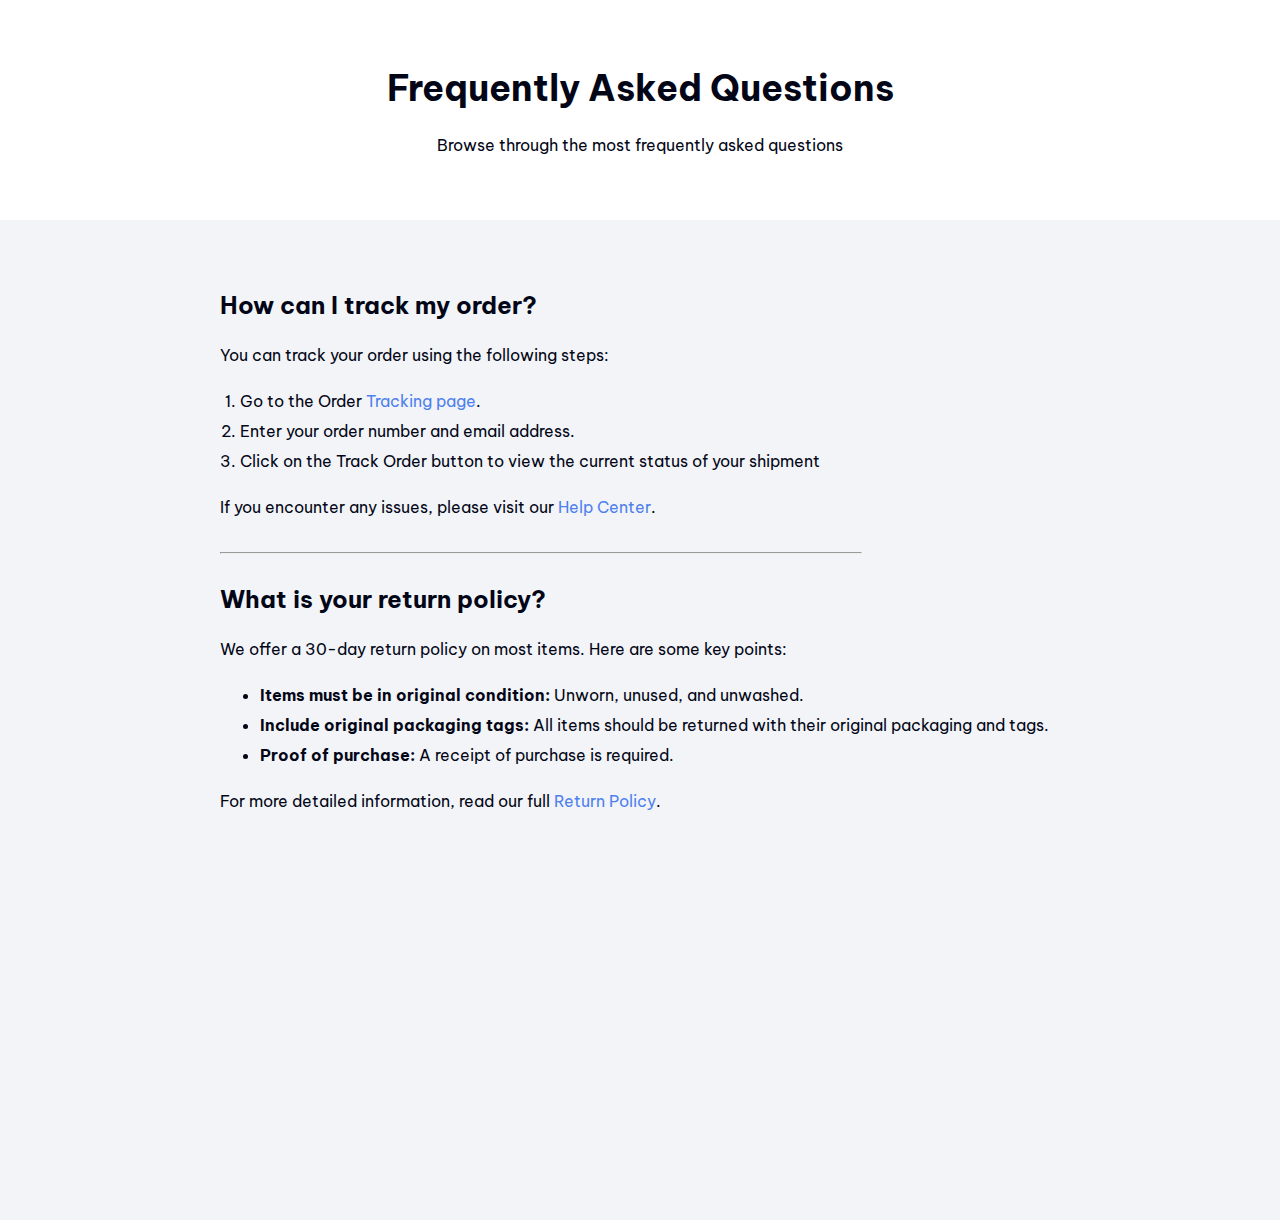
<file: index.html>
<!DOCTYPE html>
<html lang="en">

<head>
    <meta charset="UTF-8">
    <meta name="viewport" content="width=device-width, initial-scale=1.0">
    <link rel="stylesheet" href="style.css">
    <link rel="preconnect" href="https://fonts.googleapis.com">
<link rel="preconnect" href="https://fonts.gstatic.com" crossorigin>
<link href="https://fonts.googleapis.com/css2?family=Be+Vietnam+Pro:ital,wght@0,100;0,200;0,300;0,400;0,500;0,600;0,700;0,800;0,900;1,100;1,200;1,300;1,400;1,500;1,600;1,700;1,800;1,900&display=swap" rel="stylesheet">
    <title>FAQ Page</title>
</head>

<body>
    <section class="faqContent">
        <div class="faqHeader">
            <h1>Frequently Asked Questions</h1>
            <p>Browse through the most frequently asked questions</p>
        </div>
        <div class="faqInfo">
            <div class="orderTracking">
                <h2>How can I track my order?</h2>
                <p>You can track your order using the following steps:</p>
                <ol type="1" class="faqbox">
                    <li>Go to the Order <span>Tracking page</span>.</li>
                    <li>Enter your order number and email address.</li>
                    <li>Click on the Track Order button to view the current status of your shipment
                    </li>
                </ol type="1">
                <p>If you encounter any issues, please visit our <span>Help Center</span>.</p>
            </div>
            <hr>

            <!-- Return policy -->
            <div class="returnPolicy">
                <h2>What is your return policy?</h2>
                <p>We offer a 30-day return policy on most items. Here are some key points:</p>
                <ul>
                    <li><strong>Items must be in original condition:</strong>&nbsp;Unworn, unused, and unwashed.</li>
                    <li><strong>Include original packaging tags:</strong>&nbsp;All items should be returned with their
                        original
                        packaging and tags.</li>
                    <li><strong>Proof of purchase:</strong>&nbsp;A receipt of purchase is required.</li>
                </ul>
                <p>For more detailed information, read our full <span>Return Policy</span>.</p>
            </div>
        </div>
    </section>
</body>

</html>
</file>
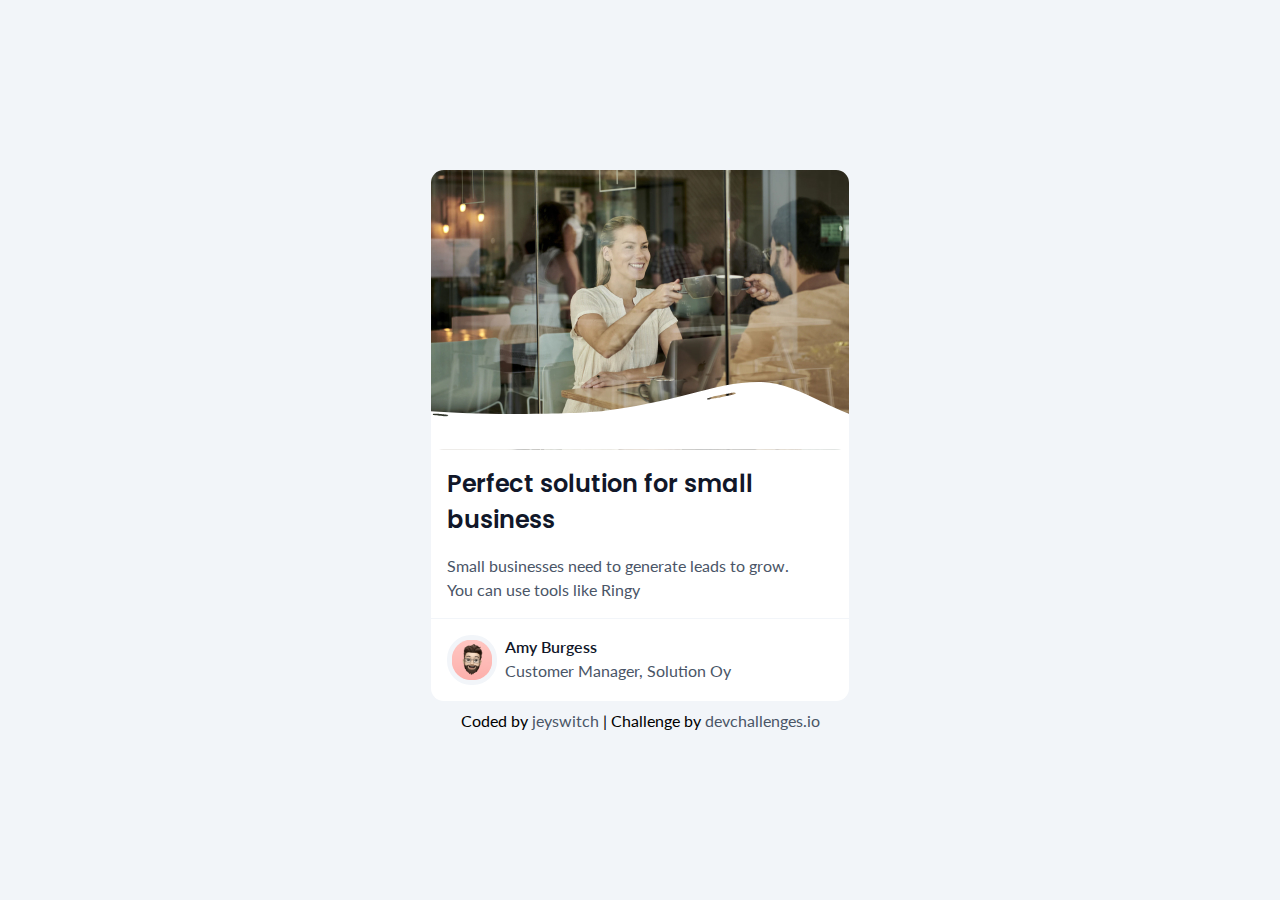
<file: businessBlogCard/index.html>
<!DOCTYPE html>
<html lang="en">

<head>
    <meta charset="UTF-8">
    <meta name="viewport" content="width=device-width, initial-scale=1.0">
    <link rel="shortcut icon" href="./resources/favicon.ico" type="image/x-icon">
    <link rel="stylesheet" href="./style.css">
    <link rel="preconnect" href="https://fonts.googleapis.com">
    <link rel="preconnect" href="https://fonts.gstatic.com" crossorigin>
    <link
        href="https://fonts.googleapis.com/css2?family=Lato:ital,wght@0,100;0,300;0,400;0,700;0,900;1,100;1,300;1,400;1,700;1,900&family=Poppins:ital,wght@0,100;0,200;0,300;0,400;0,500;0,600;0,700;0,800;0,900;1,100;1,200;1,300;1,400;1,500;1,600;1,700;1,800;1,900&family=Sora:wght@100..800&display=swap"
        rel="stylesheet">
    <link rel="preconnect" href="https://fonts.googleapis.com">
    <link rel="preconnect" href="https://fonts.gstatic.com" crossorigin>
    <link
        href="https://fonts.googleapis.com/css2?family=Lato:ital,wght@0,100;0,300;0,400;0,700;0,900;1,100;1,300;1,400;1,700;1,900&family=Poppins:ital,wght@0,100;0,200;0,300;0,400;0,500;0,600;0,700;0,800;0,900;1,100;1,200;1,300;1,400;1,500;1,600;1,700;1,800;1,900&family=Sora:wght@100..800&display=swap"
        rel="stylesheet">
    <title>Business Blog Card</title>
    <meta name="description" content="Business Blog Card for A Customer Manager">
</head>

<body>
    <!-- main body of the page -->
    <main>
        <div class="image-wrapper">
            <img class="avatar-image" src="./resources/hero-image-1.jpg" alt="Small business workplace with laptop and coffee">
            <img class="overlay-image" src="./resources/white-overlay.svg" alt="overlay-image">
        </div>
        <div class="text-content">
            <header>
                <h1>Perfect solution for small <br> business</h1>
            </header>

            <div class="text-content-paragraph">
                <p>Small businesses need to generate leads to grow.</p>
                <p>You can use tools like Ringy</p>
            </div>
            <hr>
            <div class="author">
                <img src="./resources/avatar-image-business-card-1.png" alt="Portrait of Amy Burgess">
                <div class="author-content">
                    <p id="name">Amy Burgess</p>
                    <p>Customer Manager, Solution Oy</p>
                </div>
            </div>
        </div>
    </main>

    <footer>
        Coded by <a href="https://github.com/jeyswitch">jeyswitch</a> | Challenge by <a href="https://devchallenges.io"
            target="_blank">devchallenges.io</a>
    </footer>

</body>

</html>
</file>
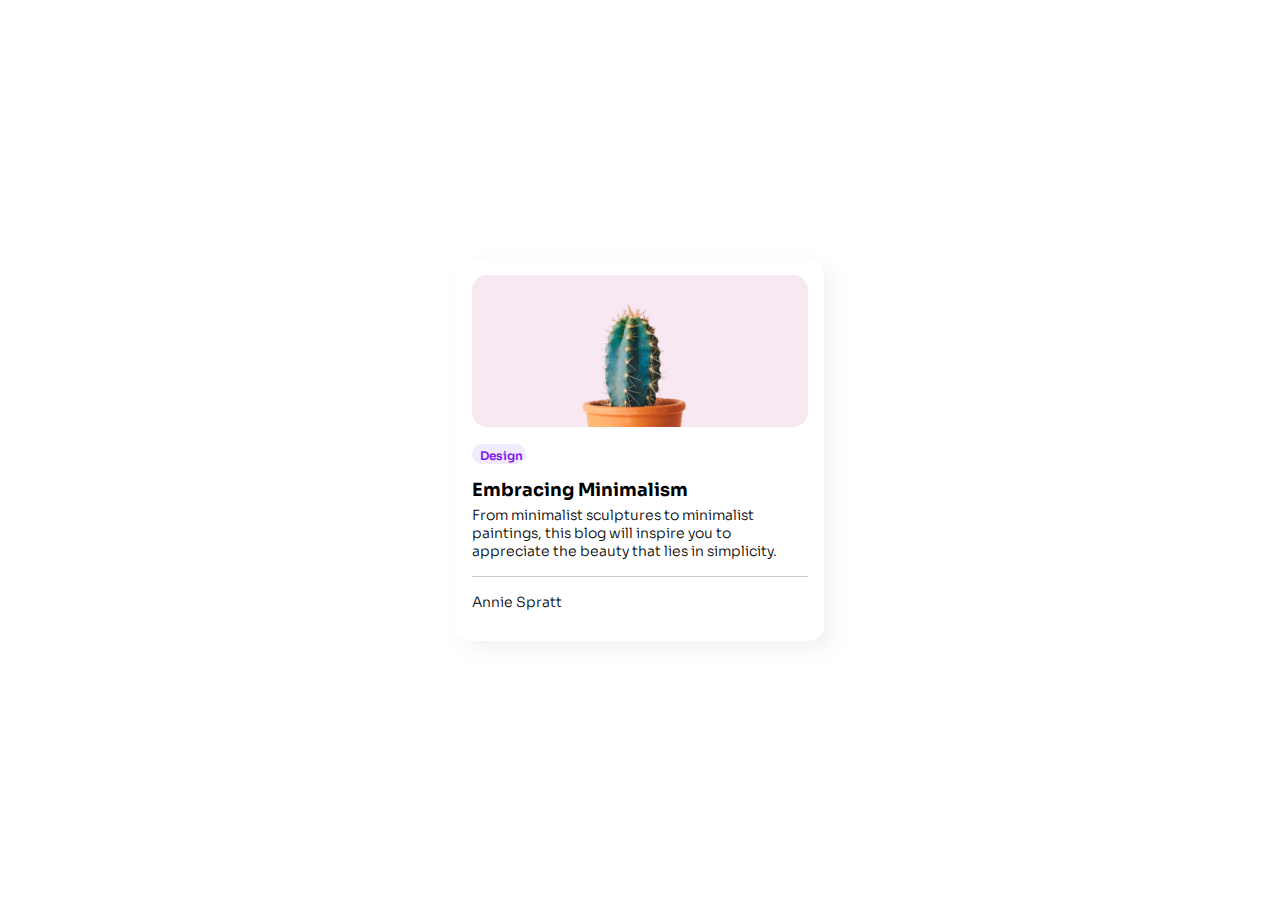
<file: minimalBlogCard/index.html>
<!DOCTYPE html>
<html lang="en">

<head>
  <meta charset="UTF-8">
  <meta name="viewport" content="width=device-width, initial-scale=1.0">
  <title>Blog Card</title>
  <style>
    @font-face {
      font-family: Sora;
      src: url(./fonts/Sora-VariableFont_wght.ttf);
    }

    * {
      box-sizing: border-box;
    }

    body {
      margin: 0;
      padding: 0;
      display: flex;
      height: 100vh;
      justify-content: center;
      align-items: center;
      font-family: Sora;
    }

    .blogCard {
      padding: 16px;
      background-color: #fff;
      box-shadow: 8px 8px 20px 0px #55555514;
      border-radius: 15px;
    }

    .title {
      background-color: #f2eafd;
      color: #7c19ee;
      font-size: 12px;
      font-weight: 600;
      padding-top: 4px;
      padding-left: 8px;
      padding-right: 8px;
      width: 54px;
      text-align: center;
      height: 20px;
      border-radius: 15px;
    }

    .blogCard h2 {
      font-size: 18px;
      margin-bottom: 4px;
      padding: 1px 0;
    }

    .blogCard #info {
      margin-top: 0;
    }

    p {
      font-size: 14px;
      font-weight: 300;
    }

    img {
      border-radius: 15px;
    }

    hr {
      border: none;
      margin: 16px 0;
      border-top: 1px solid #ccc;
    }

    @media screen and (max-width: 480px) {
      .blogCard {
        margin-left: 20px;
        margin-right: 30px;
        box-sizing: border-box;
        padding: 10px;
      }

      h2 {
        font-size: 16px;
      }

      #info {
        font-size: 12px;
      }

      .title {
        font-size: 10px;
        font-weight: 600;
      }

      hr {
        margin-top: 10px;
      }

    }
  </style>
</head>

<body>
  <div class="blogCard">
    <div>
      <img src="./images/Cactus.jpg" alt="blogimg">
    </div>
    <div>
      <p class="title">Design</p>
      <h2>Embracing Minimalism</h2>
      <p id="info">From minimalist sculptures to minimalist <br> paintings, this blog will inspire you to <br>
        appreciate the
        beauty that lies in simplicity.</p>
      <hr>
      <p id="author">Annie Spratt</p>
    </div>
  </div>
</body>

</html>
</file>
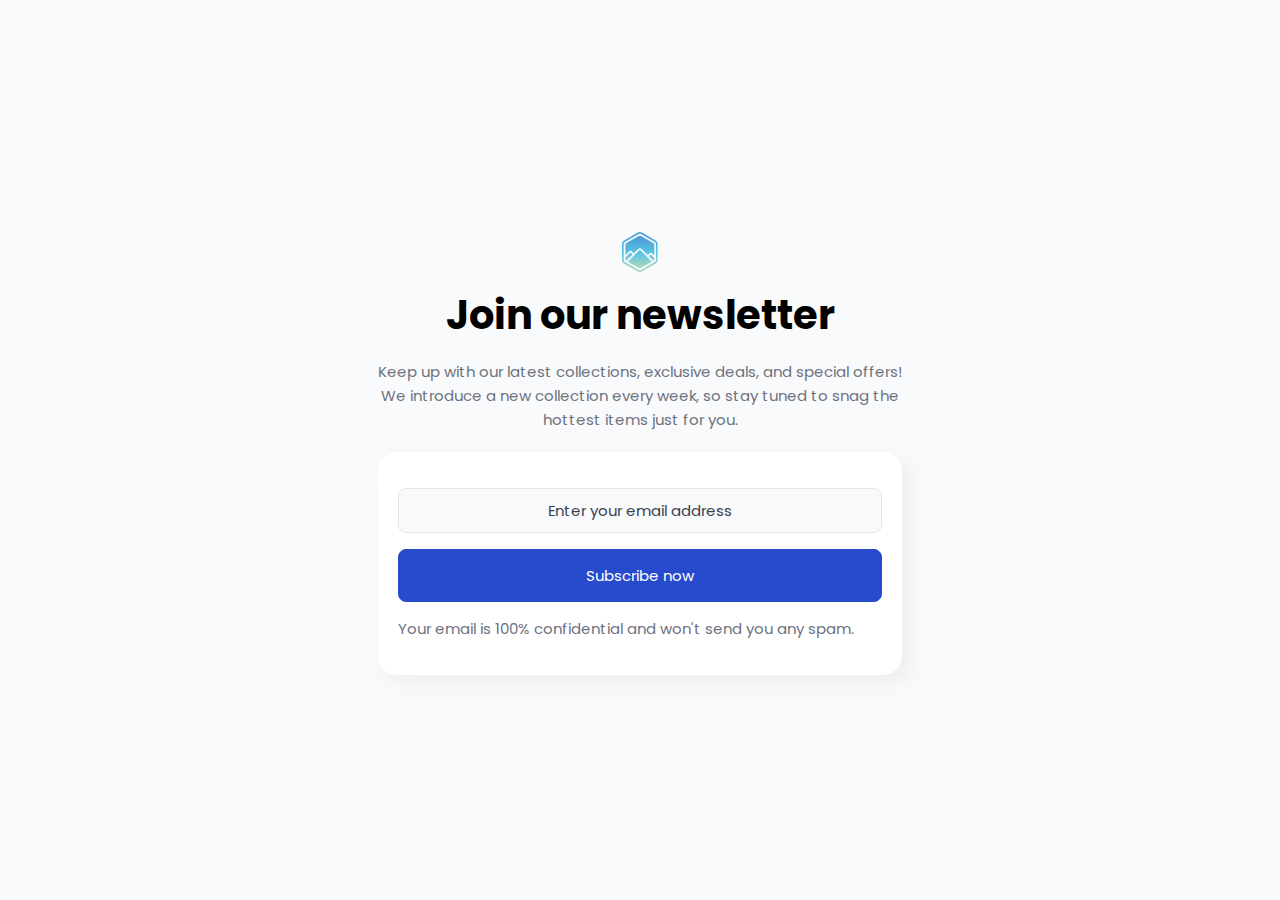
<file: newsletterPage/index.html>
<!DOCTYPE html>
<html lang="en">

<head>
    <meta charset="UTF-8">
    <meta name="viewport" content="width=device-width, initial-scale=1.0">
    <link rel="preconnect" href="https://fonts.googleapis.com">
    <link rel="preconnect" href="https://fonts.gstatic.com" crossorigin>
    <link
        href="https://fonts.googleapis.com/css2?family=Poppins:ital,wght@0,100;0,200;0,300;0,400;0,500;0,600;0,700;0,800;0,900;1,100;1,200;1,300;1,400;1,500;1,600;1,700;1,800;1,900&family=Sora:wght@100..800&display=swap"
        rel="stylesheet">
    <title>Newsletter Page</title>
    <style>
        * {
            box-sizing: border-box;
        }

        body {
            margin: 0;
            padding: 0;
            height: 100vh;
            font-family: "Poppins", "sans-serif";
            display: flex;
            justify-content: center;
            align-items: center;
            background-color: #f9fafb;
        }

        .newsletterHeader {
            text-align: center;
        }

        .newsletterHeader h2 {
            margin: 0;
            font-size: 40px;
        }
        
        .newsletterHeader p {
            font-size: 15px;
            color: #6c727f;
            line-height: 1.6;
        }

        .inputHolder {
            background-color: #fff;
            border: 1px #fff;
            border-radius: 1.2rem;
            margin-top: 20px;
            padding: 20px;
            box-shadow: 8px 8px 20px 0px #55555514;
        }

        input[type="email"] {
            padding: 13px;
            box-sizing: border-box;
            font-size: 15px;
            width: 100%;
            background-color: #f9fafb;
            border: 1px solid #e5e7eb;
            border-radius: 0.5rem;
            text-align: center;
            margin: 16px 0;
        }

        input::placeholder {
            color: #394150;
            font-family: "Poppins", "sans-serif";
        }


        button {
            padding: 14px;
            width: 100%;
            font-size: 15px;
            font-family: "Poppins", "sans-serif";
            background-color: #284bce;
            color: #fff;
            border: 1px solid #284bce;
            border-radius: 0.5rem;
        }

        button:hover {
            cursor: pointer;
            background-color: #fff;
            color: #284bce;
            border-color: #173ece;
            transition: 0.5s all ease-in-out;
        }

        .inputHolder p {
            color: #6c727f;
            font-size: 15px;
        }

        @media screen and (max-width: 640px) {
            .newsletterPage {
                padding: 15px;
            }

            .newsletterHeader h2 {
                /* padding: 0 20px; */
                font-size: 23px;
            }

            .newsletterHeader p {
                font-size: 14px;
                margin: 10px 20px;
            }

            .inputHolder {
                margin: 20px 10px;
            }

            .inputHolder p {
                font-size: 14px;
            }

            button {
                font-size: 15px;
                padding: 12px;
            }

        }
    </style>
</head>

<body>
    <!-- Basic Newsletter page -->
    <div class="newsletterPage">
        <div class="newsletterHeader">
            <img src="./resources/logo.svg" alt="newsletterLogo">
            <h2>Join our newsletter</h2>
            <p>Keep up with our latest collections, exclusive deals, and special offers! <br>We introduce a new
                collection every week, so stay tuned to snag the <br><span>hottest items just for you.</span></p>
        </div>

        <!-- Input holder -->

        <div class="inputHolder">
            <input type="email" id="email" placeholder="Enter your email address"><br>
            <button>Subscribe now</button>
            <p>Your email is 100% confidential and won't send you any spam.</p>
        </div>
    </div>

</body>

</html>
</file>
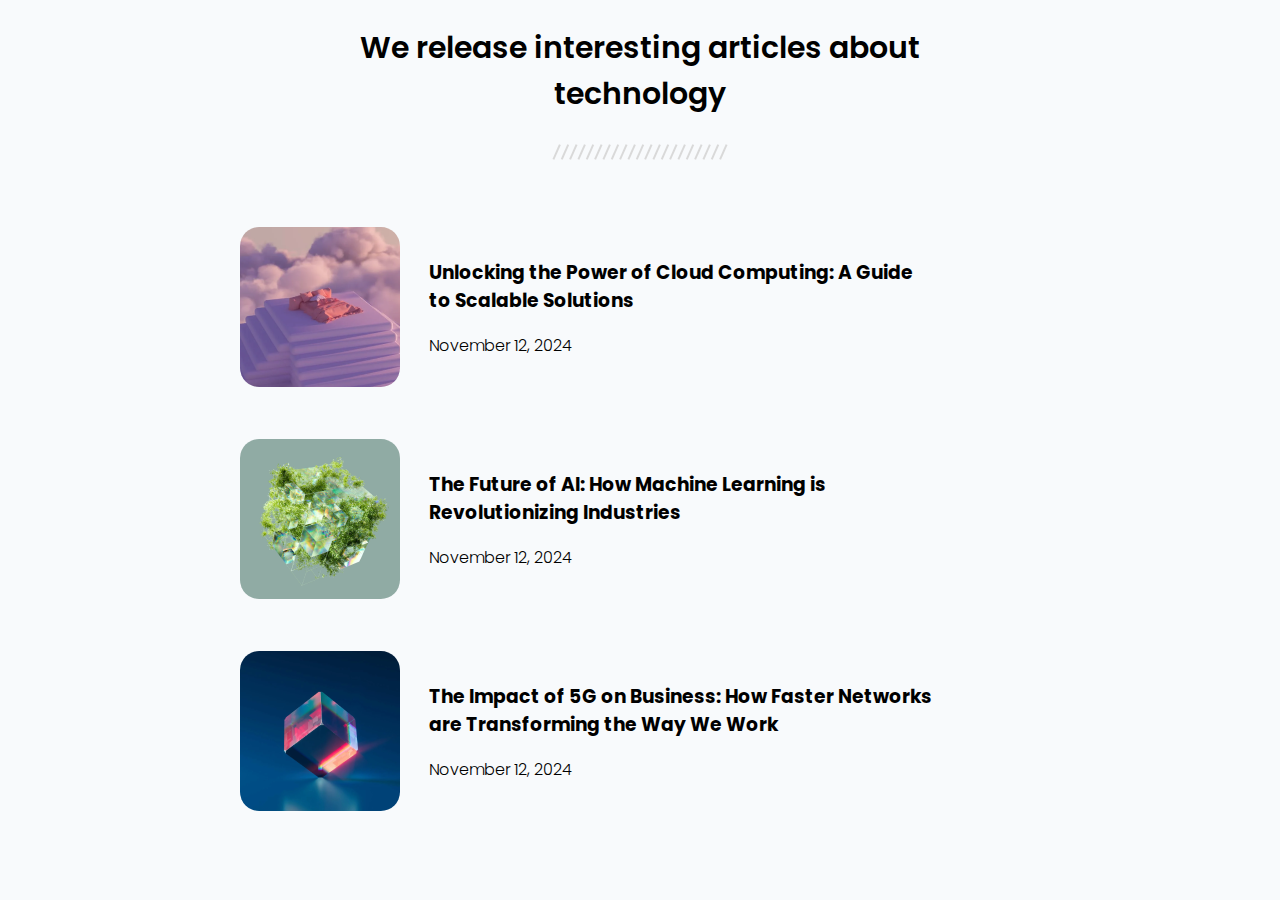
<file: simpleArticleListing/index.html>
<!DOCTYPE html>
<html lang="en">

<head>
    <meta charset="UTF-8">
    <meta name="viewport" content="width=device-width, initial-scale=1.0">
    <link rel="stylesheet" href="./style.css">
    <link rel="shortcut icon" href="./resources/favicon.ico" type="image/x-icon">
    <link rel="preconnect" href="https://fonts.googleapis.com">
    <link rel="preconnect" href="https://fonts.gstatic.com" crossorigin>
    <link
        href="https://fonts.googleapis.com/css2?family=Poppins:ital,wght@0,100;0,200;0,300;0,400;0,500;0,600;0,700;0,800;0,900;1,100;1,200;1,300;1,400;1,500;1,600;1,700;1,800;1,900&family=Sora:wght@100..800&display=swap"
        rel="stylesheet">
    <title>Simple Article Listing</title>
</head>

<body>
    <!-- Body of the page -->
    <main class="article-page">
        <header class="article-header">
            <h2>We release interesting articles about <br>technology</h2>
            <img src="./resources/Seperator.svg" alt="separator">
        </header>

        <!-- Article section -->
        <section class="container">
            <article class="article">
                <img src="./resources/photo_1.png" alt="article-1-image">
                <div class="article-content">
                    <h3>Unlocking the Power of Cloud Computing: A Guide <span>to Scalable Solutions</span></h3>
                    <p>November 12, 2024</p>
                </div>
            </article>

            <article class="article">
                <img src="./resources/photo_3.png" alt="article-2-image">
                <div class="article-content">
                    <h3>The Future of AI: How Machine Learning is <span>Revolutionizing Industries</span></h3>
                    <p>November 12, 2024</p>
                </div>
            </article>

            <article class="article">
                <img src="./resources/photo_2.png" alt="article-3-image">
                <div class="article-content">
                    <h3>The Impact of 5G on Business: How Faster Networks <span>are Transforming the Way We Work</span>
                    </h3>
                    <p>November 12, 2024</p>
                </div>
            </article>
        </section>
    </main>
</body>

</html>
</file>
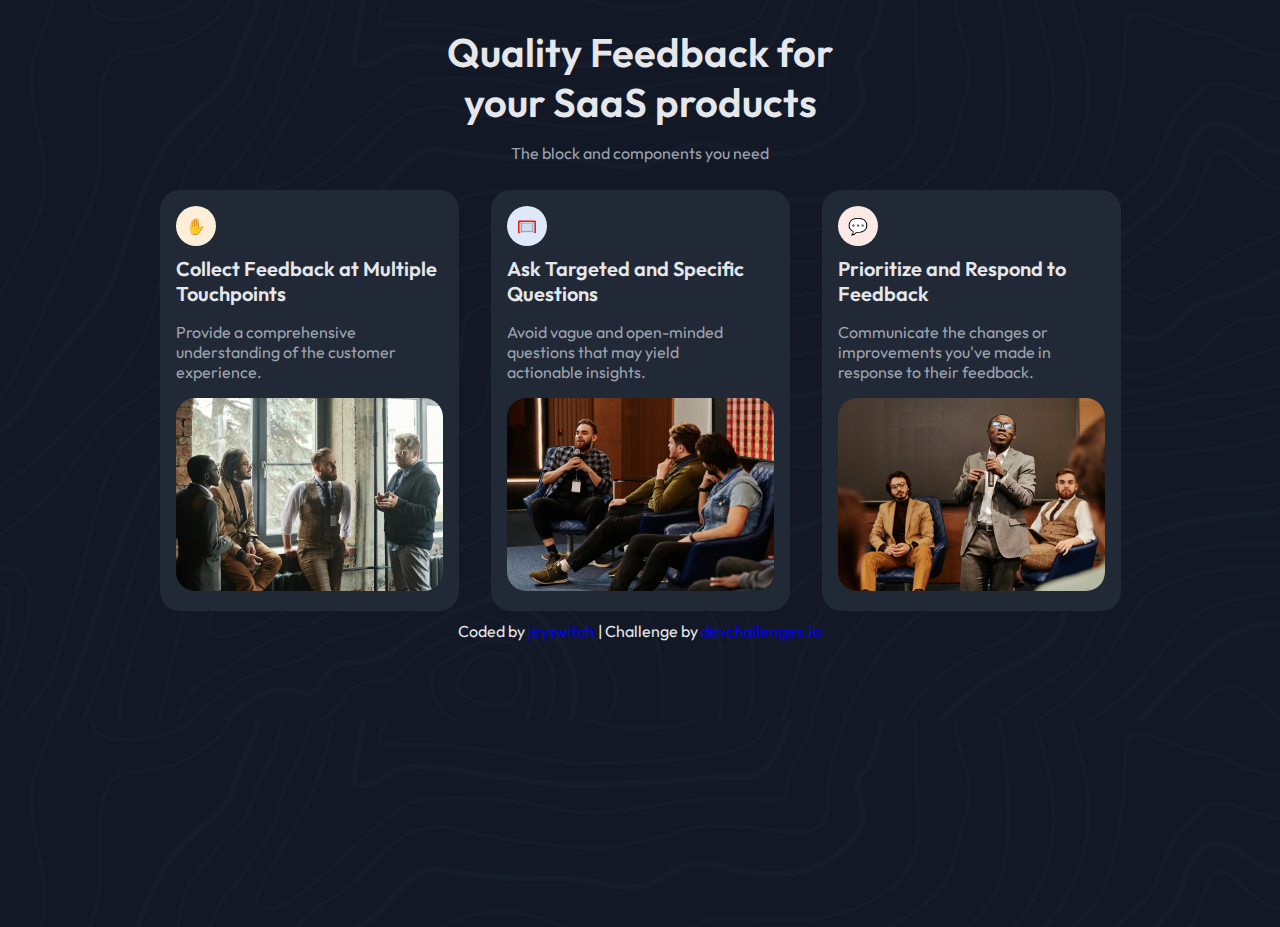
<file: simpleFeatureSection/index.html>
<!DOCTYPE html>
<html lang="en">

<head>
    <meta charset="UTF-8">
    <meta name="viewport" content="width=device-width, initial-scale=1.0">
    <link rel="shortcut icon" href="./resources/favicon.ico" type="image/x-icon">
    <link rel="stylesheet" href="style.css">
    <link rel="preconnect" href="https://fonts.googleapis.com">
    <link rel="preconnect" href="https://fonts.gstatic.com" crossorigin>
    <link
        href="https://fonts.googleapis.com/css2?family=Lato:ital,wght@0,100;0,300;0,400;0,700;0,900;1,100;1,300;1,400;1,700;1,900&family=Outfit:wght@100..900&family=Poppins:ital,wght@0,100;0,200;0,300;0,400;0,500;0,600;0,700;0,800;0,900;1,100;1,200;1,300;1,400;1,500;1,600;1,700;1,800;1,900&family=Sora:wght@100..800&display=swap"
        rel="stylesheet">
    <title>Simple Feature Section</title>
    <meta name="description"
        content="A simple feature section for SaaS products that highlights how to collect customer feedback">
</head>

<body>
    <!-- Header of the page -->
    <header>
        <h1>
            Quality Feedback for <br> your SaaS products
        </h1>
        <p>
            The block and components you need
        </p>
    </header>
    <!-- Main section of the page -->
    <main>
        <section class="articles">
            <div id="hand-emoji">✋</div>
            <h2>Collect Feedback at Multiple <br> Touchpoints</h2>
            <p>Provide a comprehensive <br>understanding of the customer <br> experience.</p>
            <img src="./resources/photo_2.png" alt="image of individuals discussing while standing">
        </section>

        <section class="articles">
            <div id="goalpost-emoji">🥅</div>
            <h2>Ask Targeted and Specific <br>Questions</h2>
            <p>Avoid vague and open-minded <br>questions that may yield <br>actionable insights.</p>
            <img src="./resources/photo_1.png" alt="image of individuals discussing while sitting">
        </section>

        <section class="articles">
            <div id="comment-emoji">💬</div>
            <h2>Prioritize and Respond to <br> Feedback</h2>
            <p>Communicate the changes or <br>improvements you've made in <br>response to their feedback.</p>
            <img src="./resources/photo_3.png" alt="image of an individual addressing a group of people">
        </section>
    </main>
    <!-- Footer of the page -->
    <footer>
        Coded by <a href="https://github.com/jeyswitch">jeyswitch</a> | Challenge by <a href="https://devchallenges.io"
            target="_blank">devchallenges.io</a>
    </footer>
</body>

</html>
</file>
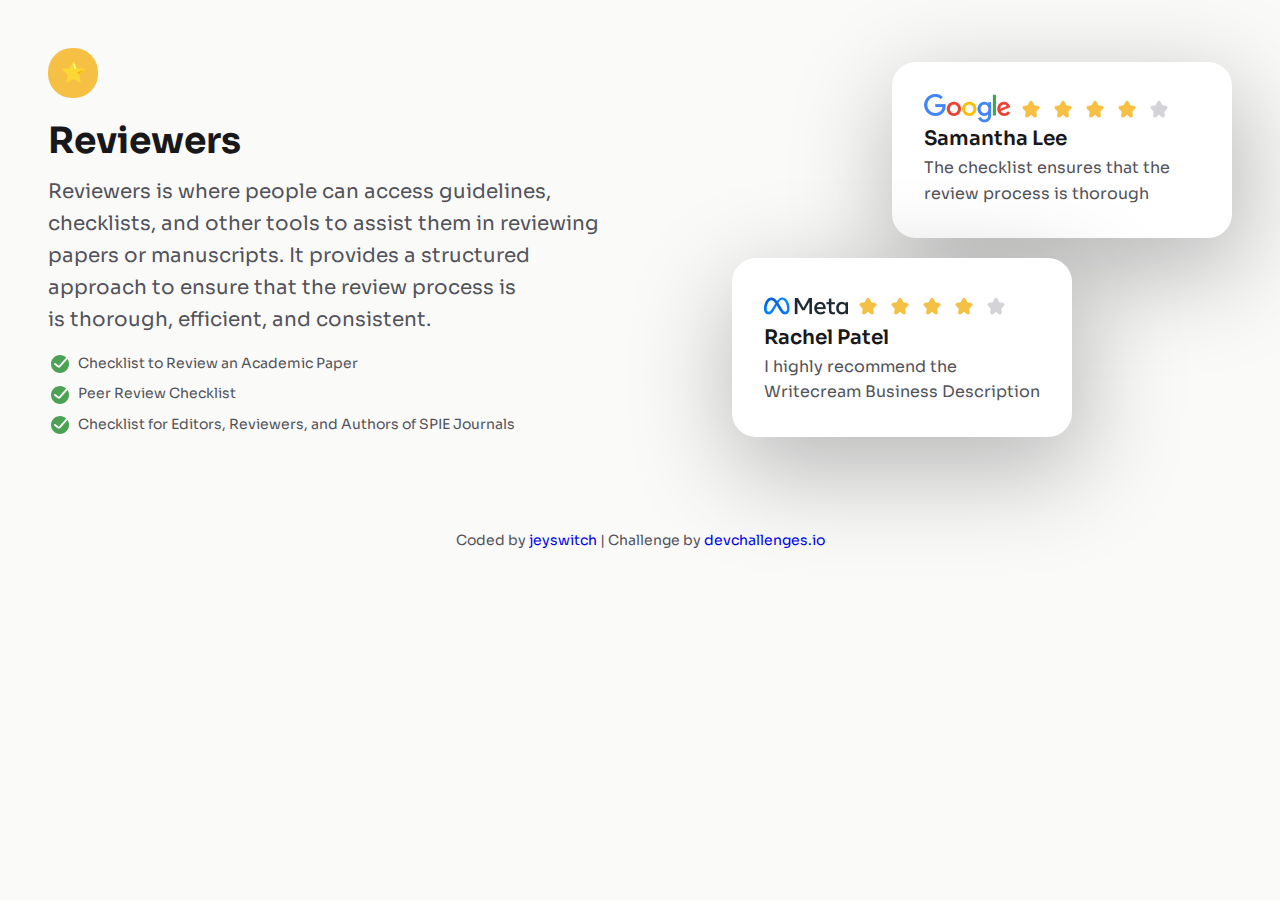
<file: testimonialPage/index.html>
<!DOCTYPE html>
<html lang="en">

<head>
    <meta charset="UTF-8">
    <meta name="viewport" content="width=device-width, initial-scale=1.0">
    <link rel="stylesheet" href="./style.css">
    <link rel="shortcut icon" href="./resources/favicon.ico" type="image/x-icon">
    <link rel="preconnect" href="https://fonts.googleapis.com">
    <link rel="preconnect" href="https://fonts.gstatic.com" crossorigin>
    <link
        href="https://fonts.googleapis.com/css2?family=Poppins:ital,wght@0,100;0,200;0,300;0,400;0,500;0,600;0,700;0,800;0,900;1,100;1,200;1,300;1,400;1,500;1,600;1,700;1,800;1,900&family=Sora:wght@100..800&display=swap"
        rel="stylesheet">
    <title>Testimonial Page</title>
</head>

<body>

    <main>
        <!-- Left section -->
        <section>
            <div class="card">⭐️</div>
            <h1>Reviewers</h1>
            <p>Reviewers is where people can access guidelines,<span>checklists, and other tools to assist them in
                    reviewing </span>
                <span>papers or manuscripts. It provides a structured </span>
                <span>approach to ensure that the review
                    process is</span>
                is thorough, efficient, and consistent.
            </p>
            <ul class="items">
                <li>Checklist to Review an Academic Paper</li>
                <li>Peer Review Checklist</li>
                <li>Checklist for Editors, Reviewers, and Authors of SPIE Journals</li>
            </ul>
        </section>

        <!-- Right section -->
        <section class="container">
            <article>
                <div class="container-assets">
                    <img src="./resources/google-png.png" alt="google-icon">
                    <img src="./resources/Star_fill.svg" alt="star">
                    <img src="./resources/Star_fill.svg" alt="star">
                    <img src="./resources/Star_fill.svg" alt="star">
                    <img src="./resources/Star_fill.svg" alt="star">
                    <img src="./resources/Star_fill_gray.svg" alt="star">
                </div>
                <p class="container-head">Samantha Lee</p>
                <p class="name">The checklist ensures that the <br>
                    review process is thorough
                </p>
            </article>

            <article>
                <div class="container-assets">
                    <img id="meta-icon" src="./resources/meta-png.png" alt="meta-icon">
                    <img src="./resources/Star_fill.svg" alt="star">
                    <img src="./resources/Star_fill.svg" alt="star">
                    <img src="./resources/Star_fill.svg" alt="star">
                    <img src="./resources/Star_fill.svg" alt="star">
                    <img src="./resources/Star_fill_gray.svg" alt="star">
                </div>
                <p class="container-head">Rachel Patel</p>
                <p class="name">I highly recommend the <br>
                    Writecream Business Description
                </p>
            </article>
        </section>
    </main>

    <footer>
        Coded by <a href="https://github.com/jeyswitch">jeyswitch</a> | Challenge by <a href="https://devchallenges.io"
            target="_blank">devchallenges.io</a>
    </footer>

</body>

</html>
</file>
<file: style.css>
body {
    margin: 0;
    padding: 0;
    font-family: "Be Vietnam Pro";
    color: #030616;
    overflow-x: hidden;
}

hr {
    width: 50%;
    margin: 40px auto;
    padding: 0;
    margin: 0;
}

.faqHeader {
    margin-top: 65px;
    text-align: center;
}

.faqHeader h1 {
    font-size: 36px;
}

.faqInfo {
    background-color: #f2f4f8;
    min-height: 100vh;
    width: 100%;
    margin-top: 65px;
    padding: 50px 220px;
    line-height: 30px;
}

.orderTracking {
    margin-bottom: 30px;
}

.returnPolicy {
    margin-top: 30px;
}

.faqInfo span{
    color: #4E80EE;
}

.faqbox {
    width: fit-content;
    height: fit-content;
    margin: 0;
    padding: 0 0 0 20px;
}

@media (max-width: 768px) {
    .faqInfo {
        padding: 30px 16px;
    }

    hr {
        width: 90%;
    }
}

@media (max-width: 420px) {
    .faqHeader h1 {
        font-size: 24px;
    }

    .faqInfo {
        padding: 30px 16px;
    }

    .faqbox {
        padding-left: 10px;
    }

    hr {
        width: 90%;
    }
}
</file>
<file: businessBlogCard/style.css>
body {
    margin: 0;
    height: 100vh;
    display: flex;
    flex-direction: column;
    justify-content: center;
    align-items: center;
    background-color: #f2f5f9;
    font-family: Lato, 'sans-serif';
}

a {
    text-decoration: none;
    color: #4a5567;
}

a:hover {
    color: #ffc3be;
}

h1 {
    margin: 0;
    font-family: Poppins, 'sans-serif';
    font-size: 1.5rem;
    color: #111729;
    font-weight: 600;
}

p {
    color: #4a5567;
    font-size: 1rem;
    margin: 0;
}

.image-wrapper {
    position: relative;
    line-height: 0;
    font-size: 0;
}

.image-wrapper img {
    display: block;
}

.overlay-image {
    position: absolute;
    vertical-align: bottom;
    bottom: 0;
    right: 0;
    width: 100%;
    height: auto;
}

.avatar-image {
    border-radius: 0.8rem;
}

.text-content {
    padding: 1rem;
    line-height: 1.5;
}

main {
    width: fit-content;
    background-color: #fff;
    border-radius: 0.8rem;
}

main:hover {
    transform: scale(1.1);
    box-shadow: 0 8px 40px #0000000f;
    transition: all 0.5s ease-in-out;
}

.author {
    display: flex;
    gap: 0.5rem;
    margin-top: 1rem;
}

.author img {
    background-color: #f2f5f9;
    padding: 0.3rem;
    width: 40px;
    height: 40px;
    border-radius: 1.5rem;
    display: flex;
    justify-content: center;
    align-items: center;
    margin-bottom: 0;
}

#name {
    color: #111729;
    font-weight: 600;
}

.text-content-paragraph {
    margin: 1rem 0;
}

hr {
    border: none;
    /* removes default 3D effect */
    border-top: 1px solid #f2f5f9;
    /* thin clean line */
    width: calc(100% + 2rem);
    /* 2rem = left + right padding */
    margin: 1rem -1rem;
    /* escape horizontal padding */
}

footer {
    margin-top: 10px;
}

/* responsive styling (media-queries)*/

@media screen and (max-width: 768px) {
    main {
        box-sizing: border-box;
        margin: 15px;
    }
}

@media screen and (max-width: 480px) {
    main {
        box-sizing: border-box;
        margin: 15px;
    }

    .avatar-image {
        width: 100%;
        height: auto;
    }

    h1 {
        font-size: 1rem;
    }

    p {
        font-size: 0.8rem;
    }

    .author img {
        width: 30px;
        height: 30px;
    }

    footer {
        font-size: 0.7rem;
        margin-top: 5px;
    }
}
</file>
<file: simpleArticleListing/style.css>
body {
    margin: 0;
    padding: 0;
    height: 100%;
    overflow-x: hidden;
    z-index: 100;
    font-family: "Poppins";
    background-color: #F8FAFC;
}

p {
    font-weight: 300;
}

.article-page {
    display: flex;
    flex-direction: column;
    justify-content: center;
    align-items: center;
    padding: 0 30px;
}

.container {
    display: flex;
    flex-direction: column;
    justify-content: center;
    align-items: stretch;
    max-width: 800px; /* wider container */
    width: 100%;
    margin: 0 auto;   /* center on page */
    padding: 20px;
    gap: 2rem;
}


.article-header {
    text-align: center;
    margin-bottom: 40px;
}

.article-header h2 {
    font-size: 30px;
    font-weight: 600;
}

.article {
    display: flex;
    align-items: center;
    gap: 1.8rem;
    margin-bottom: 20px;
    line-height: 1.5;
}

.article img {
    height: 15%;
    width: auto;
    border-radius: 1.2rem;
    object-fit: cover;
}

.article span {
    display: block;
}

/* media queries styling */
@media screen and (max-width: 640px) {
    .article-header {
        font-size: 20px;
    }
   
    .article {
        flex-direction: column;
        align-items: center;
        gap: 10px;
    }

    .article img {
        width: 80%;
        margin-right: 2rem;
    }

    .article h3 {
        font-size: 18px;
    }
}
</file>
<file: simpleFeatureSection/style.css>
html,
body {
    margin: 0;
    height: 100%;
    box-sizing: border-box;
}

/* full body styling */
body {
    height: 100%;
    color: #e5e7eb;
    background-color: #121826;
    background-image: url(./resources/Background_image@2x.png);
    font-family: Outfit, 'sans-serif';
}

/* main page styling */
a {
    text-decoration: none;
}

a:hover {
    cursor: pointer;
    color: #fceed8;
}

header h1 {
    margin: 0;
    font-size: 40px;
    font-weight: 600;
    text-align: center;
    margin-top: 1.7rem;
}

h2 {
    margin: 0;
    font-size: 1.25rem;
    font-weight: 600;
}

p {
    color: #9da3ae;
    font-size: 16px;
}

header p {
    text-align: center;
    margin-bottom: 1.65rem;
}

.articles {
    background-color: #212936;
    border: 1px thin #212936;
    padding: 16px;
    border-radius: 1.25rem;
}

main {
    display: flex;
    justify-content: center;
    align-items: center;
    gap: 2rem;
}

.articles img {
    border-radius: 1.2rem;
}

.articles img:hover {
    transition: transform all ease-in-out 200ms;
}

#hand-emoji {
    display: flex;
    justify-content: center;
    align-items: center;
    background-color: #fceed8;
    height: 2.5rem;
    width: 2.5rem;
    border-radius: 1.5rem;
    margin-bottom: 0.65rem;
}

#goalpost-emoji {
    display: flex;
    justify-content: center;
    align-items: center;
    background-color: #dee9fc;
    height: 2.5rem;
    width: 2.5rem;
    border-radius: 1.5rem;
    margin-bottom: 0.65rem;
}

#comment-emoji {
    display: flex;
    justify-content: center;
    align-items: center;
    background-color: #fbe9e6;
    height: 2.5rem;
    width: 2.5rem;
    border-radius: 1.5rem;
    margin-bottom: 0.65rem;
}

footer {
    margin-top: 10px;
    text-align: center;
}

/* responsive styling */

@media screen and (max-width: 1024px) {
    main {
        display: flex;
        flex-wrap: wrap;
        /* allow items to wrap */
        gap: 2rem;
        /* spacing between sections */
        justify-content: center;
        /* center them horizontally */
        
    }

    .articles {
        flex: 1 1 300px;
        /* flexible width but minimum 300px */
        max-width: 300px;
        /* optional limit */
        box-sizing: border-box;
    }

}

@media screen and (max-width: 480px) {
    main {
        display: flex;
        flex-direction: column;
    }
    
}

@media screen and (max-width: 375px) {
    header h1 {
        font-size: 1.8rem;
    }

    h2 {
        font-size: 1.08rem;
    }
    
}
</file>
<file: testimonialPage/style.css>
body {
    margin: 0;
    padding: 0;
    height: 100%;
    font-size: 20px;
    font-family: "Sora";
    justify-content: center;
    align-items: center;
    color: #52525A;
    background-color: #fafaf9;
}

h1 {
    font-size: 36px;
    color: #18181b;
    margin-bottom: 0.5rem;
    margin-top: 1rem;
}

section p {
    margin: 0;
    line-height: 1.6;
}

span {
    display: block;
}

.container-head {
    color: #18181b;
}

ul {
    list-style: none;
    padding-left: 0;
    margin: 1rem 0;
}

ul li {
    display: flex;
    align-items: center;
    gap: 0.75rem; /* space between icon & text */
    font-size: 14px;
    margin-top: 0.5rem;
    line-height: 1.6;
}

ul li::before {
    content: url('./resources/Done_ring_round_fill.svg');
    display: inline-block;
    width: 18px;
    height: 18px;
    position: relative;
    bottom: 2px;
}


a {
    text-decoration: none;
}

a:hover {
    cursor: pointer;
    color: #f5c044;
}

.card {
    background-color: #f5c044;
    width: 50px;
    height: 50px;
    border-radius: 1.5rem;
    display: flex;
    justify-content: center;
    align-items: center;
    margin-bottom: 0;
}

main {
    display: flex;
    justify-content: space-between;
    align-items: center;
    gap: 2rem;
    line-height: 1.5;
    padding: 3rem;
    height: 100%;
}

.name {
    font-size: 16px;
}

.container article{
    border: 1px thin transparent;
    box-shadow: 5px 30px 100px 5px #02030344;
    padding: 2rem;
    border-radius: 1.5rem;
    background-color: #fff;
}

.container article:hover {
    transform: scale(1.02);
    box-shadow: 0px 12px 40px rgba(0, 0, 0, 0.1);
    transition: all 0.3s ease;
}

.container-assets {
    display: flex;
    align-items: center;
    gap: 0.5rem;
}

.container {
    display: flex;
    flex-direction: column;
    gap: 1.2rem;
}

.container-head {
    margin-bottom: 0;
    font-weight: 600;
}

.name {
    margin: 0;
}

.container article:nth-child(2) {
   position: relative;
   right: 10rem;
}

footer {
    text-align: center;
    font-size: 14px;
    margin: 2rem 0;
}

/* media query styling */

@media screen and (max-width: 1024px) {
     main {
        display: flex;
        flex-direction: column;
        flex: 1;
    }

    .container article {
        padding: 40px 55px;
    }

    .container article:nth-child(2) {
        right: 0;
    }
    
}

@media screen and (max-width: 768px) {
    .container article {
        padding: 30px 55px;
    }

}

@media screen and (max-width: 640px) {
    main {
        display: flex;
        flex-direction: column;
    }
    
    span {
        display: inline;
    }
    
    .container {
        flex-direction: column;
        align-items: flex-start;
    }
    .container article {
        padding: 20px 35px;
    }

    footer {
        display: flex;
        justify-content: center;
        align-items: flex-end;
    }
    
}
</file>
